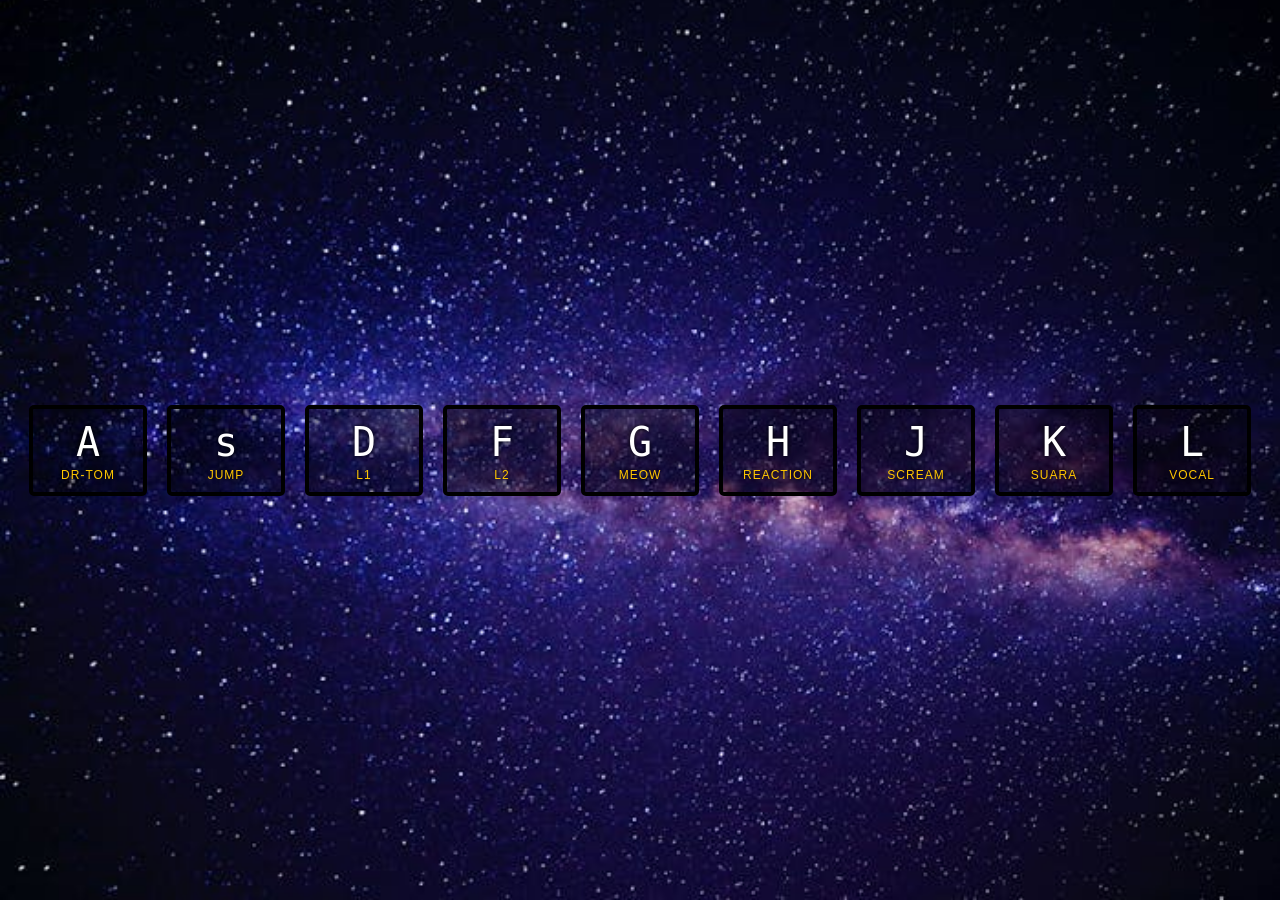
<file: day 1/index.html>
<!DOCTYPE html>
<html lang="en">
<head>
    <meta charset="UTF-8">
    <meta name="viewport" content="width=device-width, initial-scale=1.0">
    <title>Day-1</title>
    <link rel="stylesheet" href="style.css">
    
</head>
<body>
    <div class="keys">
        <div data-key="65" class="key">
            <kbd>A</kbd>
            <span class="sound">dr-tom</span>
        </div>
        <div data-key="83" class="key">
            <kbd>s</kbd>
            <span class="sound">jump</span>
        </div>
        <div data-key="68" class="key">
            <kbd>D</kbd>
            <span class="sound">l1</span>
        </div>
        <div data-key="70" class="key">
            <kbd>F</kbd>
            <span class="sound">l2</span>
        </div>
        <div data-key="71" class="key">
            <kbd>G</kbd>
            <span class="sound">meow</span>
        </div>
        <div data-key="72" class="key">
            <kbd>H</kbd>
            <span class="sound">reaction</span>
        </div>
        <div data-key="74" class="key">
            <kbd>J</kbd>
            <span class="sound">scream</span>
        </div>
        <div data-key="75" class="key">
            <kbd>K</kbd>
            <span class="sound">suara</span>
        </div>
        <div data-key="76" class="key">
            <kbd>L</kbd>
            <span class="sound">vocal</span>
        </div>

        <audio data-key="65" src="sound/dr-tom.mp3"></audio>
        <audio data-key="83" src="sound/jump.mp3"></audio>
        <audio data-key="68" src="sound/laughing1.mp3"></audio>
        <audio data-key="70" src="sound/laughing2.mp3"></audio>
        <audio data-key="71" src="sound/meow.mp3"></audio>
        <audio data-key="72" src="sound/reaction.mp3"></audio>
        <audio data-key="74" src="sound/scream.mp3"></audio>
        <audio data-key="75" src="sound/suara.mp3"></audio>
        <audio data-key="76" src="sound/vocal.mp3"></audio>
        
        <script src="script.js"></script>
    </div>
</body>
</html>
</file>
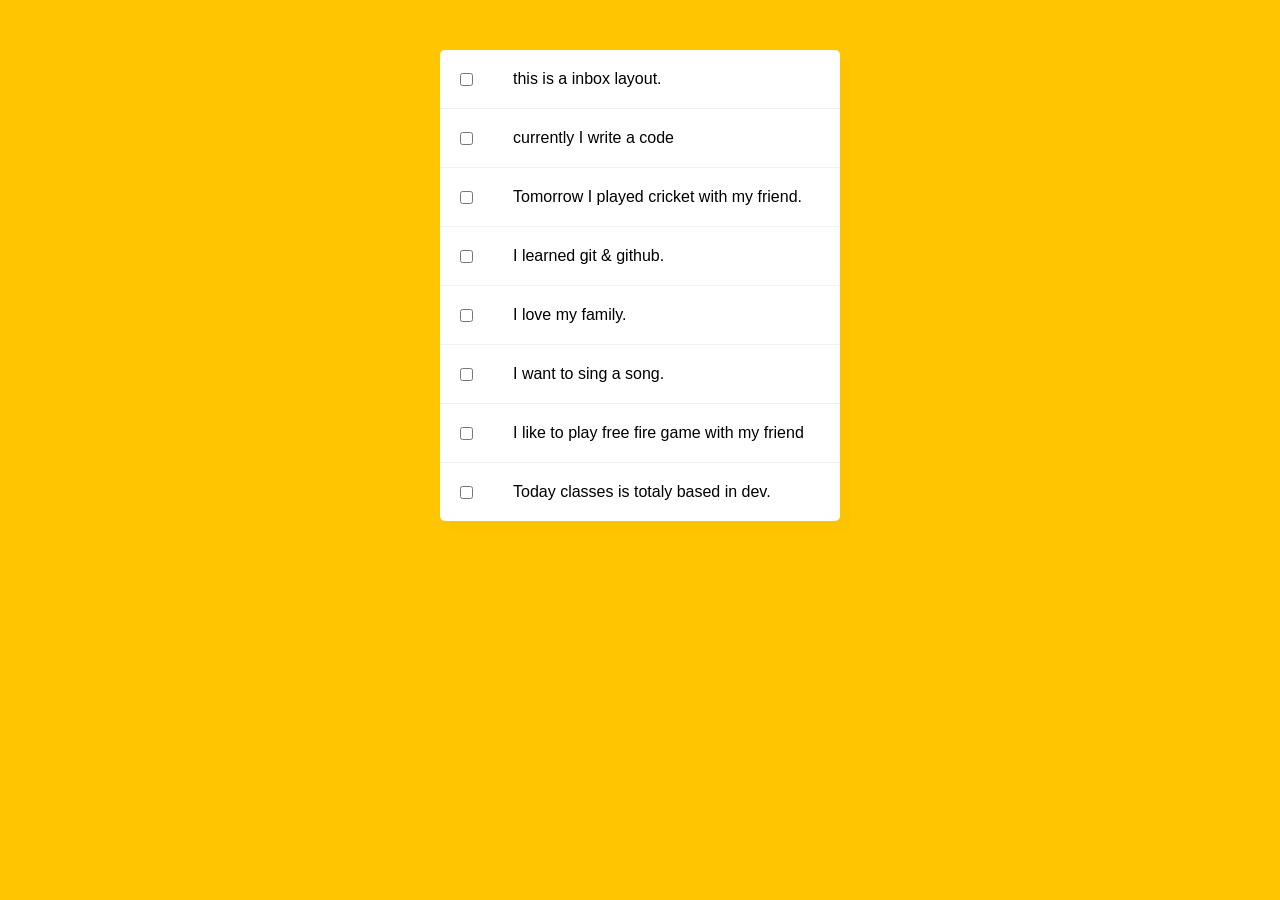
<file: day 10/index.html>
<!DOCTYPE html>
<html lang="en">
<head>
    <meta charset="UTF-8">
    <meta name="viewport" content="width=device-width, initial-scale=1.0">
    <title>Day 10</title>
    <style>
        html {
            font-family: sans-serif;
            background: #ffc600;
        }

        .inbox {
            max-width: 400px;
            margin: 50px auto;
            background: white;
            border-radius: 5px;
            box-shadow: 10px 10px 0 rgba(0, 0, 0, 0.01);
        }

        .item {
            display: flex;
            align-items: center;
            border-bottom: 1px solid #f1f1f1;
        }

        .item:last-child{
            border-bottom: 0;
        }

        input:checked + p {
            background: #f9f9f9;
            text-decoration: line-through;
        }

        input[type="checkbox"] {
            margin: 20px;
        }

        p {
            margin : 0;
            padding: 20px;
            flex: 1;
        }

    </style>
</head>
<body>
    <div class="inbox">
        <div class="item">
            <input type="checkbox">
            <p>this is a inbox layout.</p>
        </div>
        <div class="item">
            <input type="checkbox">
            <p>currently I write a code</p>
        </div>
        <div class="item">
            <input type="checkbox">
            <p>Tomorrow I played cricket with my friend.</p>
        </div>
        <div class="item">
            <input type="checkbox">
            <p>I learned git & github.</p>
        </div>
        <div class="item">
            <input type="checkbox">
            <p>I love my family.</p>
        </div>
        <div class="item">
            <input type="checkbox">
            <p>I want to sing a song.</p>
        </div>
        <div class="item">
            <input type="checkbox">
            <p>I like to play free fire game with my friend</p>
        </div>
        <div class="item">
            <input type="checkbox">
            <p>Today classes is totaly based in dev.</p>
        </div>
    </div>

    <script>
        const checkboxes = document.querySelectorAll('.inbox input[type="checkbox"]');

        let lastchecked;

        function handleCheck(e) {

            let inBetween = false;

            if(e.shiftKey && this.checked) {

                checkboxes.forEach(checkbox => {

                    console.log(checkbox);

                        if(checkbox === this || checkbox === lastchecked) {
                            inBetween = !inBetween;
                            console.log('Starting to check them inbetween');
                        }

                        if(inBetween) {
                            checkbox.checked = true;
                        }
                });
            }
            
            lastchecked = this;
        }

        checkboxes.forEach(checkbox => checkbox.addEventListener('click', handleCheck));
    </script>

</body>
</html>
</file>
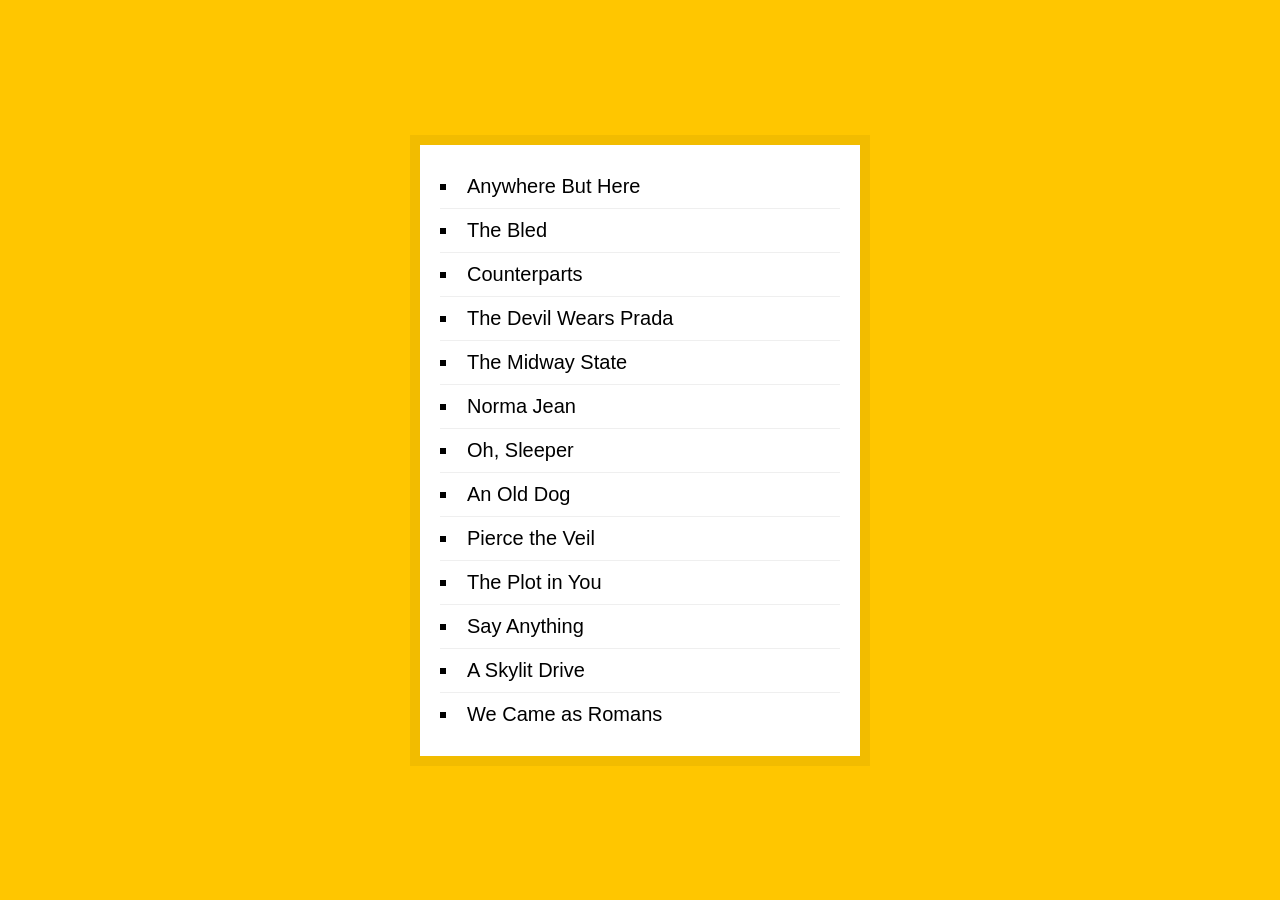
<file: day 17/index.html>
<!DOCTYPE html>
<html lang="en">
<head>
    <meta charset="UTF-8">
    <meta name="viewport" content="width=device-width, initial-scale=1.0">
    <title>Day 17</title>
    <style>
        body {
            margin: 0;
            font-family: sans-serif;
            background: #ffc600;
            display: flex;
            justify-content: center;
            align-items: center;
            min-height: 100vh;
        }

        ul{
            list-style: inside square;
            font-size: 20px;
            background: white;
            width: 400px;
            padding: 20px;
            box-shadow: 0 0 0 10px rgba(0, 0, 0, 0.05);
        }

        li{
            border-bottom: 1px solid #efefef;
            padding: 10px 0;
        }

        li:last-child{
            border-bottom: 0;
        }
    </style>
</head>
<body>
    <ul id="bands"></ul>

    <script>
        const bands = [
            'The Plot in You',
            'The Devil Wears Prada',
            'Pierce the Veil',
            'Norma Jean',
            'The Bled',
            'Say Anything',
            'The Midway State',
            'We Came as Romans',
            'Counterparts',
            'Oh, Sleeper',
            'A Skylit Drive',
            'Anywhere But Here',
            'An Old Dog'
        ];
        function strip(bandName) {
            return bandName.replace(/^(a |the |an )/i,'').trim();
        }

        const sortedBands = bands.sort((a,b) => strip(a) > strip(b) ? 1 : -1);

        document.querySelector('#bands').innerHTML = 
                sortedBands.map(band => `<li>${band}</li>`).join('');
        console.log(sortedBands);
    </script>
</body>
</html>
</file>
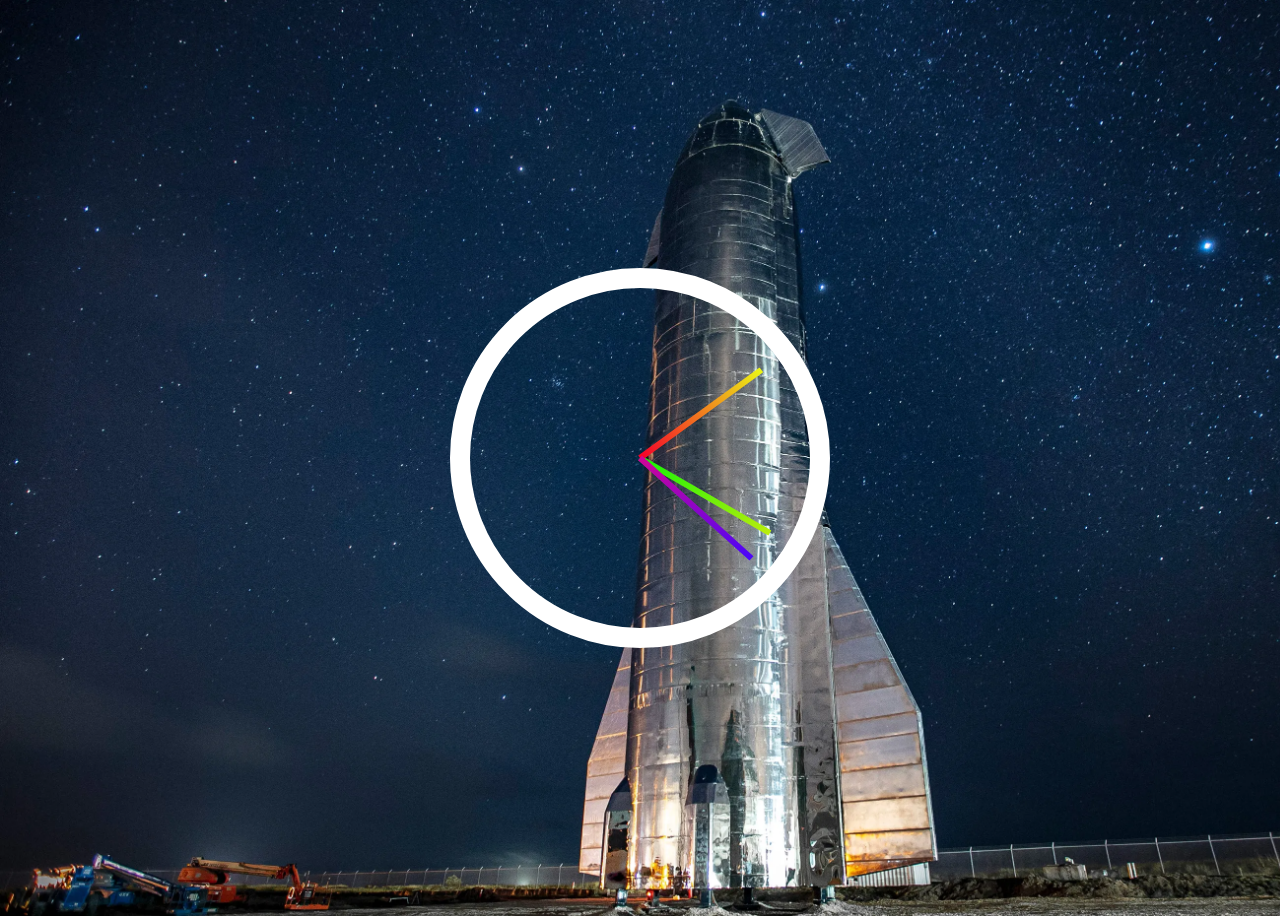
<file: day 2/index.html>
<!DOCTYPE html>
<html lang="en">
<head>
    <meta charset="UTF-8">
    <meta name="viewport" content="width=device-width, initial-scale=1.0">
    <title>day 2</title>
</head>
<body>
    <div class="clock">
        <div class="clock-face">
            <div class="hand hour-hand"></div>
            <div class="hand min-hand"></div>
            <div class="hand second-hand"></div>
        </div>
    </div>

    <style>
        html{
            background: #018DED url(rocket.webp);
            background-size: cover;
            font-family: Arial, Helvetica, sans-serif;
            text-align: center;
            font-size: 10px;
        }

        body {
            font-size: 2rem;
            display: flex;
            flex: 1;
            min-height: 100vh;
            align-items: center;
        }

        .clock {
            width: 30rem;
            height: 30rem;
            border: 20px solid white;
            border-radius: 50%;
            margin: 50px auto;
            position: relative;
            padding: 2rem;
            box-shadow: 
            0 0 0px 4px rgba(0,0,0,0.1),
            inset 0 0 0 3px #EFEFEF,
            inset 0 0 10px black,
            0 0 10px rgba(0 0 0 0.2);

        }

        .clock-face{
            position: relative;
            width: 100%;
            height: 100%;
            transform: translateY(-3px);
        }

        .hand {
            width: 50%;
            height: 6px;
            background: black;
            position: absolute;
            top: 50%;
            transform-origin: 100%;
            transform: rotate(90deg);
            transition: all 0.05s;
            transition-timing-function: cubic-bezier(0.1, 2.7, 0.58, 1);
        }

        .second-hand {
            background: linear-gradient(135deg, rgb(71, 5, 251) , rgb(210, 5, 149) );
        }

        .min-hand {
            background: linear-gradient(90deg , rgb(235, 247, 21), rgb(245, 0, 41));
        }

        .hour-hand {
            background: linear-gradient(120deg, rgb(188, 237, 13), rgb(17, 242, 6));
        }
    </style>

    <script>
        const secondHand = document.querySelector(`.second-hand`);
        const minHand = document.querySelector(`.min-hand`);
        const hourHand = document.querySelector(`.hour-hand`);


        function setDate() {
            const now = new Date();

            const seconds = now.getSeconds();
            const secondsDegrees = ((seconds / 60) * 360) + 90;
            secondHand.style.transform = `rotate(${secondsDegrees}deg)`;

            const mins = now.getMinutes();
            const minDegrees = ((mins / 60) * 360) + 90;
            minHand.style.transform = `rotate(${minDegrees}deg)`;
            
            const hours = now.getHours();
            const hoursDegrees = ((hours / 12) * 360) + 90;
            hourHand.style.transform = `rotate(${hoursDegrees}deg)`;
        }

        setInterval(setDate, 1000);
    </script>
</body>
</html>
</file>
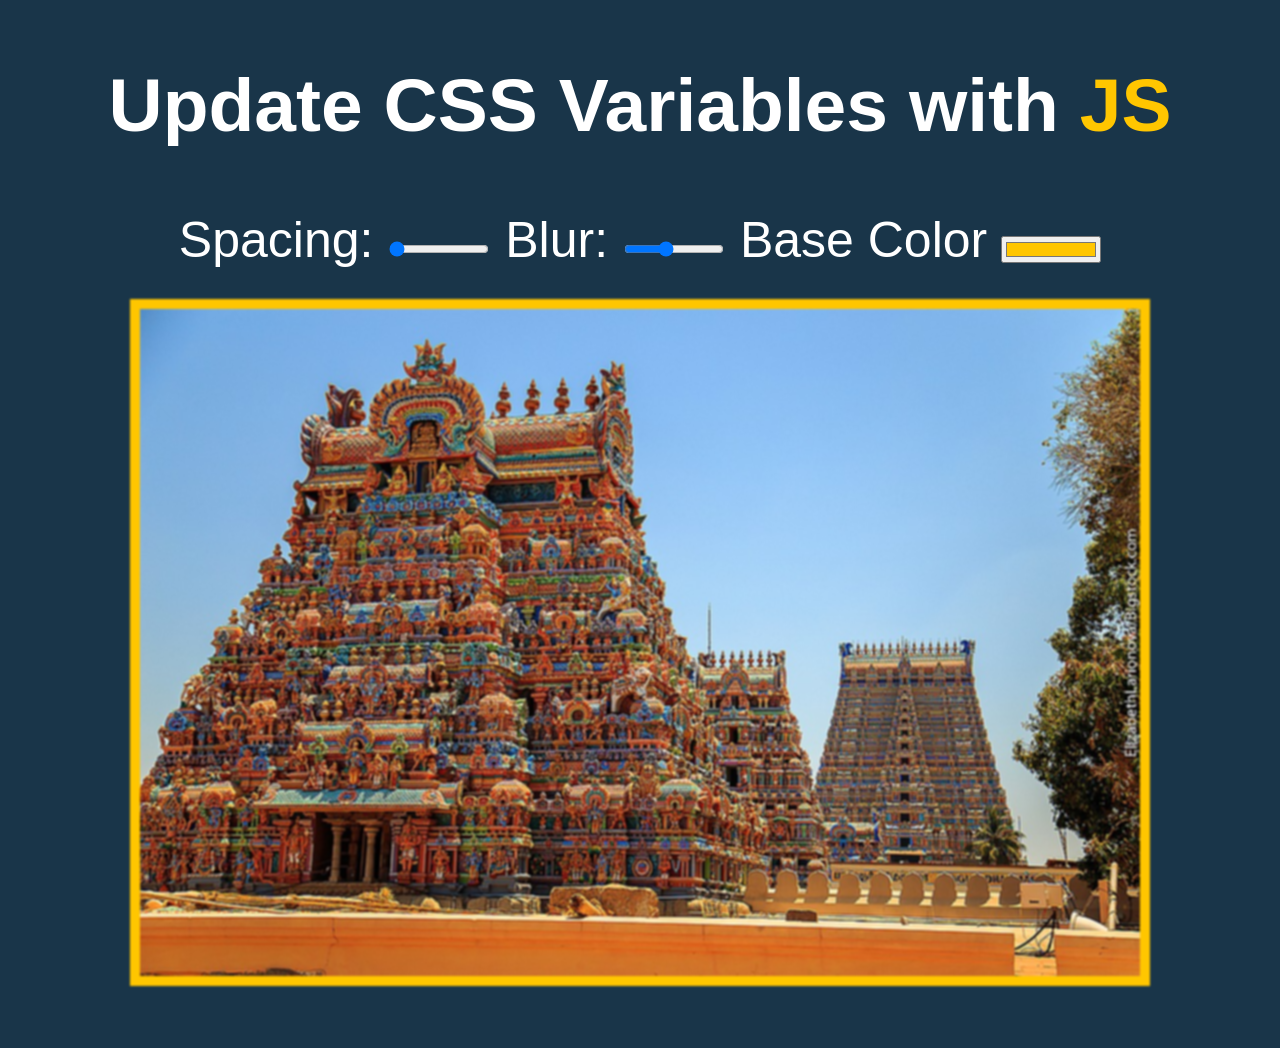
<file: day 3/index.html>
<!DOCTYPE html>
<html lang="en">
<head>
    <meta charset="UTF-8">
    <meta name="viewport" content="width=device-width, initial-scale=1.0">
    <title>Day 3</title>
</head>
<body>
    <h2>Update CSS Variables with <span class="h1">JS</span></h2>

    <div class="controls">
        <label for="spacing">Spacing:</label>
        <input type="range" name="spacing" min="10" max="200" value="10" data-sizing="px">

        <label for="blur">Blur:</label>
        <input type="range" name="blur" min="0" max="25" value="10" data-sizing="px">

        <label for="base">Base Color</label>
        <input type="color" name="base" value="#ffc600">

        <img src="Temple.jpg" alt="">
    </div>

    <style>
        :root {
            --base: #ffc600;
            --spacing: 10px;
            --blur:1px;
        }

        img{
            padding: var(--spacing);
            background: var(--base);
            filter: blur(var(--blur));
            margin-top: 30px;
        }

        .h1{
            color: var(--base);
        }

        body {
            text-align: center;
            background: #193549;
            color: white;
            font-family: Arial, Helvetica, sans-serif;
            font-weight: 100;
            font-size: 50px;
        }

        .controls {
            margin-bottom: 50px;
        }

        a {
            color: var(--base);
            text-decoration: none;
        }

        input {
            width: 100px;
        }
    </style>

    <script>
        const inputs = document.querySelectorAll('.controls input');

        function handleUpdates(){
            const suffix = this.dataset.sizing || '';
            document.documentElement.style.setProperty(`--${this.name}`,this.value + suffix);
        }

        inputs.forEach(input => input.addEventListener('change', handleUpdates));
        inputs.forEach(input => input.addEventListener('input', handleUpdates));
    </script>
</body>
</html>
</file>
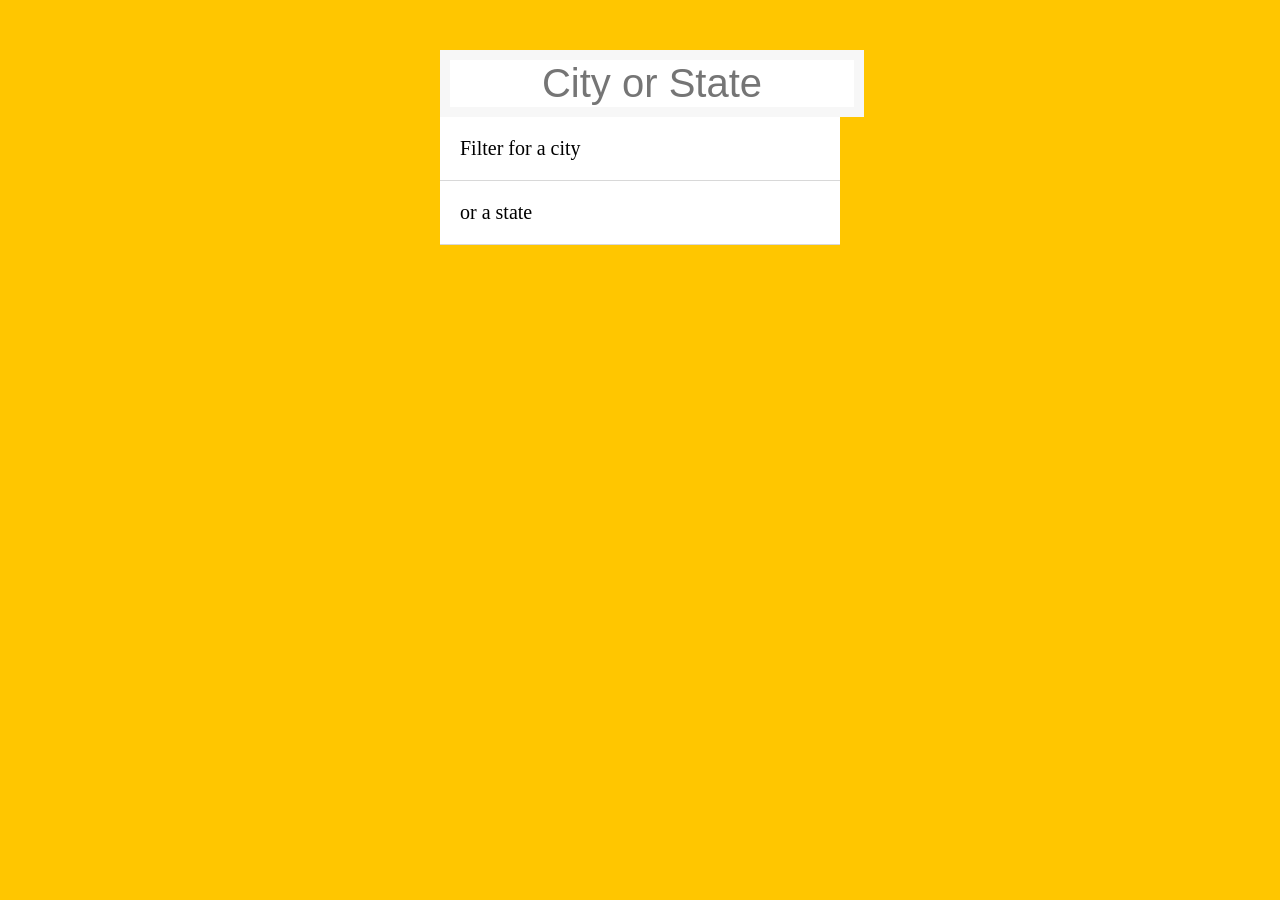
<file: day 6/index.html>
<!DOCTYPE html>
<html lang="en">
<head>
  <meta charset="UTF-8">
  <title>Day 6</title>
  <style>html {
        box-sizing: border-box;
        background: #ffc600;
        font-family: 'helvetica neue';
        font-size: 20px;
        font-weight: 200;
        }
        .hl {
          background-color: #ffc600;
        }

body {
  margin: 0;
}

.search-form {
  max-width: 400px;
  margin: 50px auto;
}

input.search {
  margin: 0;
  text-align: center;
  outline: 0;
  border: 10px solid #f7f7f7;
  width: 100%;
  font-size: 40px;
}

.suggestions {
  margin: 0;
  padding: 0;
  position: relative;
}

.suggestions li {
  background: white;
  list-style: none;
  border-bottom: 1px solid #d8d8d8;
  padding: 20px;
}</style>
</head>
<body>

  <form class="search-form">
    <input type="text" class="search" placeholder="City or State">
    <ul class="suggestions">
      <li>Filter for a city</li>
      <li>or a state</li>
    </ul>
  </form>

  <script>const endpoint = 'cities.json';

const cities = [];

fetch(endpoint)
  .then(blob => blob.json())
  .then(data => cities.push(...data));

function findMatches(wordToMatch, cities) {
  return cities.filter(place => {
    const regex = new RegExp(wordToMatch, 'gi');
    return place.city.match(regex) || place.state.match(regex);
  });
}

function numberWithCommas(x) {
  return x.toString().replace(/\B(?=(\d{3})+(?!\d))/g, ',');
}

function displayMatches() {
  const matchArray = findMatches(this.value, cities);

  const html = matchArray.map(place => {
    const regex = new RegExp(this.value, 'gi');
    const cityName = place.city.replace(regex, `<span class="hl">${this.value}</span>`);
    const stateName = place.state.replace(regex, `<span class="hl">${this.value}</span>`);
    return `
      <li>
        <span class="name">${cityName}, ${stateName}</span>
        <span class="population">${numberWithCommas(place.population)}</span>
      </li>
    `;
  }).join('');

  suggestions.innerHTML = html;
}

const searchInput = document.querySelector('.search');
const suggestions = document.querySelector('.suggestions');

searchInput.addEventListener('change', displayMatches);
searchInput.addEventListener('keyup', displayMatches);</script>
</body>
</html>
</file>
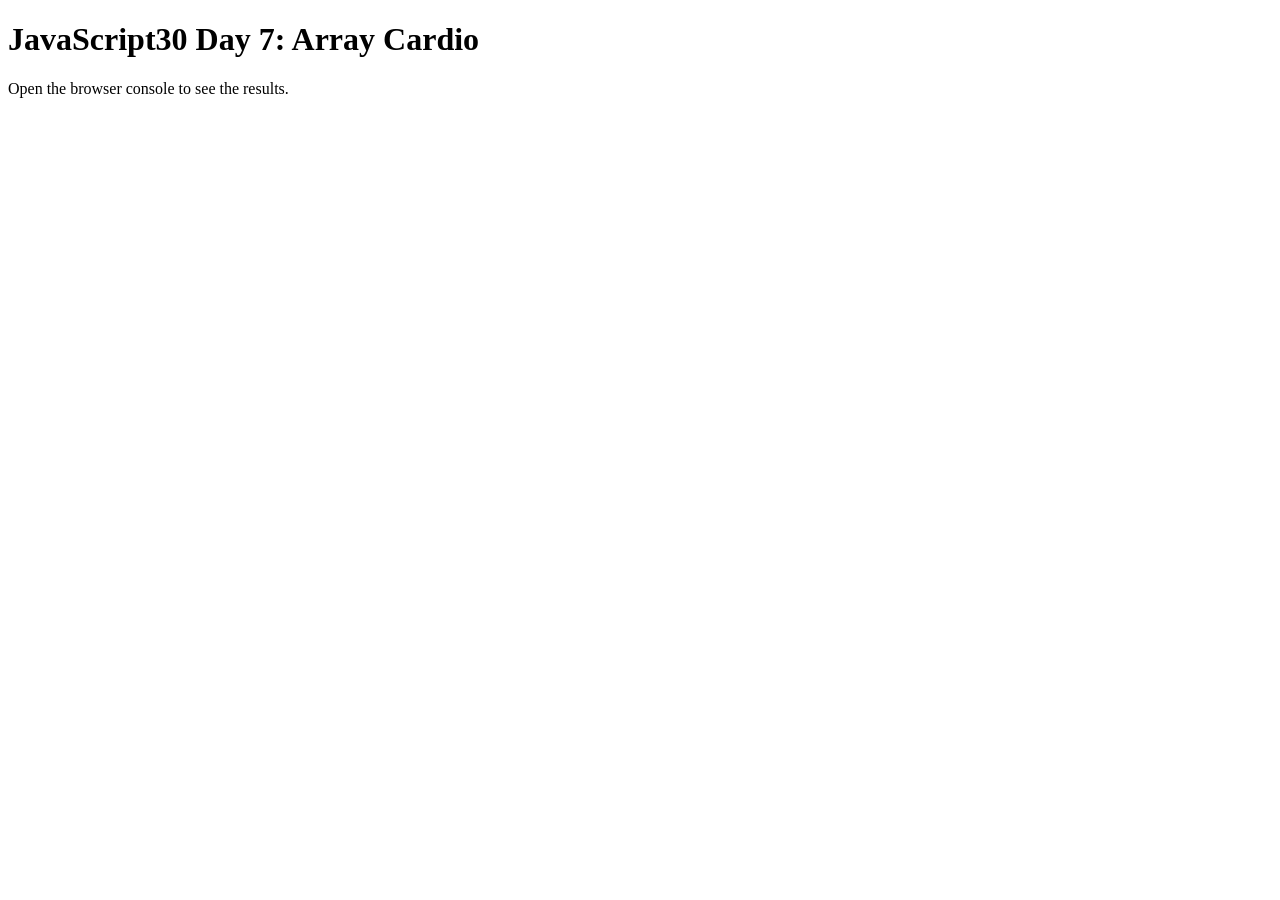
<file: day 7/index.html>
<!DOCTYPE html>
<html lang="en">
<head>
    <meta charset="UTF-8">
    <meta name="viewport" content="width=device-width, initial-scale=1.0">
    <title>Day 7</title>
</head>
<body>
    <h1>JavaScript30 Day 7: Array Cardio</h1>
    <p>Open the browser console to see the results.</p>

    <script>
        const people = [
            {name: "rohan",year: 2005},
            {name: "shivam",year: 2004},
            {name: "Atul",year: 2007},
            {name: "Ayush",year: 2003}
        ];

        const comments = [
            { text: 'Love this!', id: 523423 },
            { text: 'Super good', id: 823423 },
            { text: 'You are the best', id: 2039842 },
            { text: 'Ramen is my fav food ever', id: 123523 },
            { text: 'Nice Nice Nice!', id: 542328 }
        ];

        //1. Is there at least one person in the people array who is 19 years old or older?
        /*const isAdult = people.some(function (person){
            const currentyear = (new date()).getFullYear();
            if(currentyear - person.year >=19){
                return true;
            }
        })*/

        const isAdult = people.some(person => ((new Date()).getFullYear()) - person.year >= 19 );

        console.log(isAdult);

        //2. Is everyone in the people array 19 years old or older?
        const AllAdult = people.every(person => ((new Date()).getFullYear()) - person.year >= 19 );
        console.log(AllAdult);

        //3. Find the comment object with the ID 823423 in the comments array.

        /*const comment = comments.find(function(comment) {
            if(comment.id === 823423){
                return true;
            }
        });*/

        const comment = comments.find(comment => comment.id === 823423);
        console.log(comment);

        //4. Find the index of the comment with the ID 823423.

        const index = comments.findIndex( comment => comment.id === 823423);
        console.log(index);

        //5. Delete the comment with the ID 823423 without mutating the original comments array.

        const newcomments = [
            ...comments.slice(0,index),
            ...comments.slice(index + 1)
        ];

        console.table(newcomments);
        console.table(comments)

    </script>
</body>
</html>
</file>
<file: day 1/style.css>
html{
    font-size: 10px;
    background: url(galaxy.jpeg) bottom center;
    background-size: cover;
}

body, html{
    margin: 0;
    padding: 0;
    font-family: sans-serif;
}
.keys{
    display: flex;
    min-height: 100vh;
    align-items: center;
    justify-content: center;
}

.key{
    display: inline-block;
    border: 4px solid black;
    border-radius: 5px;
    margin: 1rem;
    font-size: 1.5rem;
    padding: 1rem .5rem;
    transition: all 0.07s;
    width: 100px;
    text-align: center;
    color: white;
    background: rgba(0, 0, 0, 0.4);
    text-shadow: 0 0 5px black;
}

.playing{
    transform: scale(1.1);
    border-color: #ffc600;
    box-shadow: 0 0 10px #ffc600;
}

kbd{
    display: block;
    font-size: 40px;
}

.sound{
    font-size: 1.2rem;
    text-transform: uppercase;
    letter-spacing: 1px;
    color: #ffc600;
}
</file>
